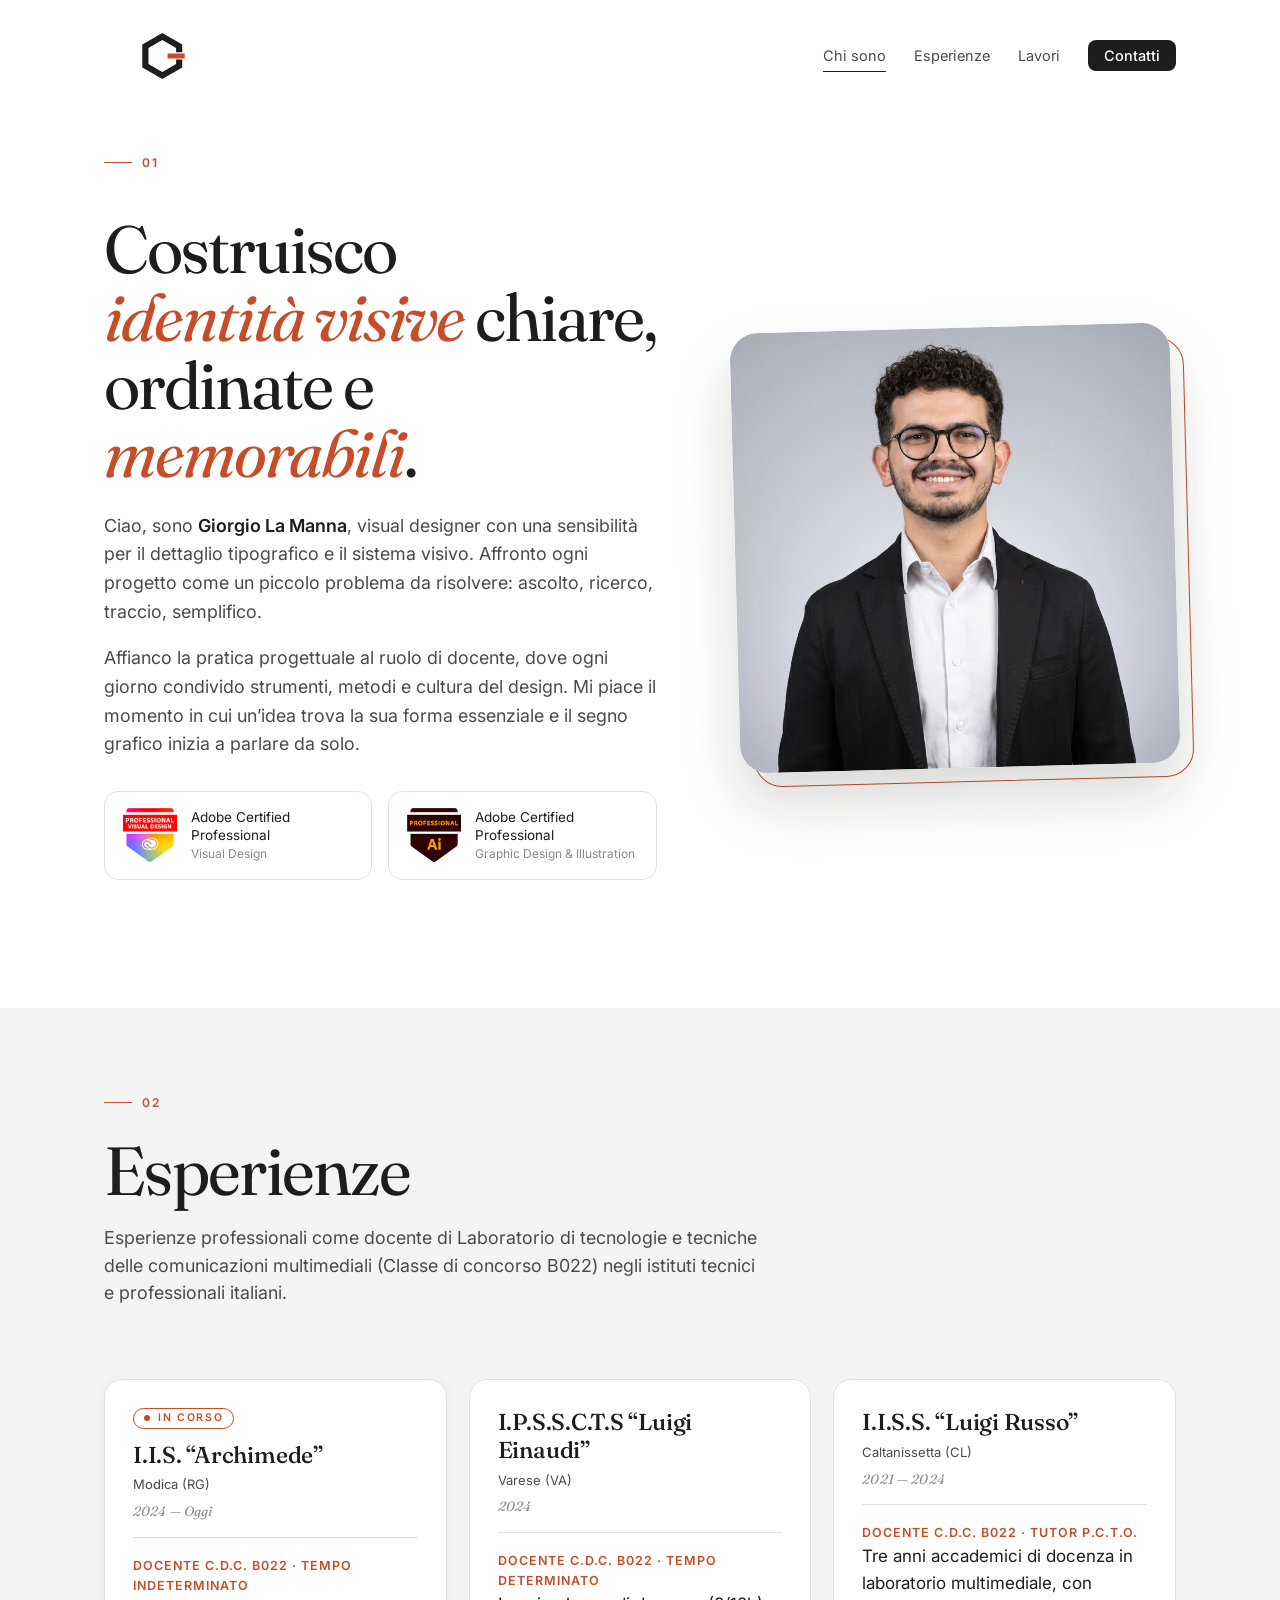
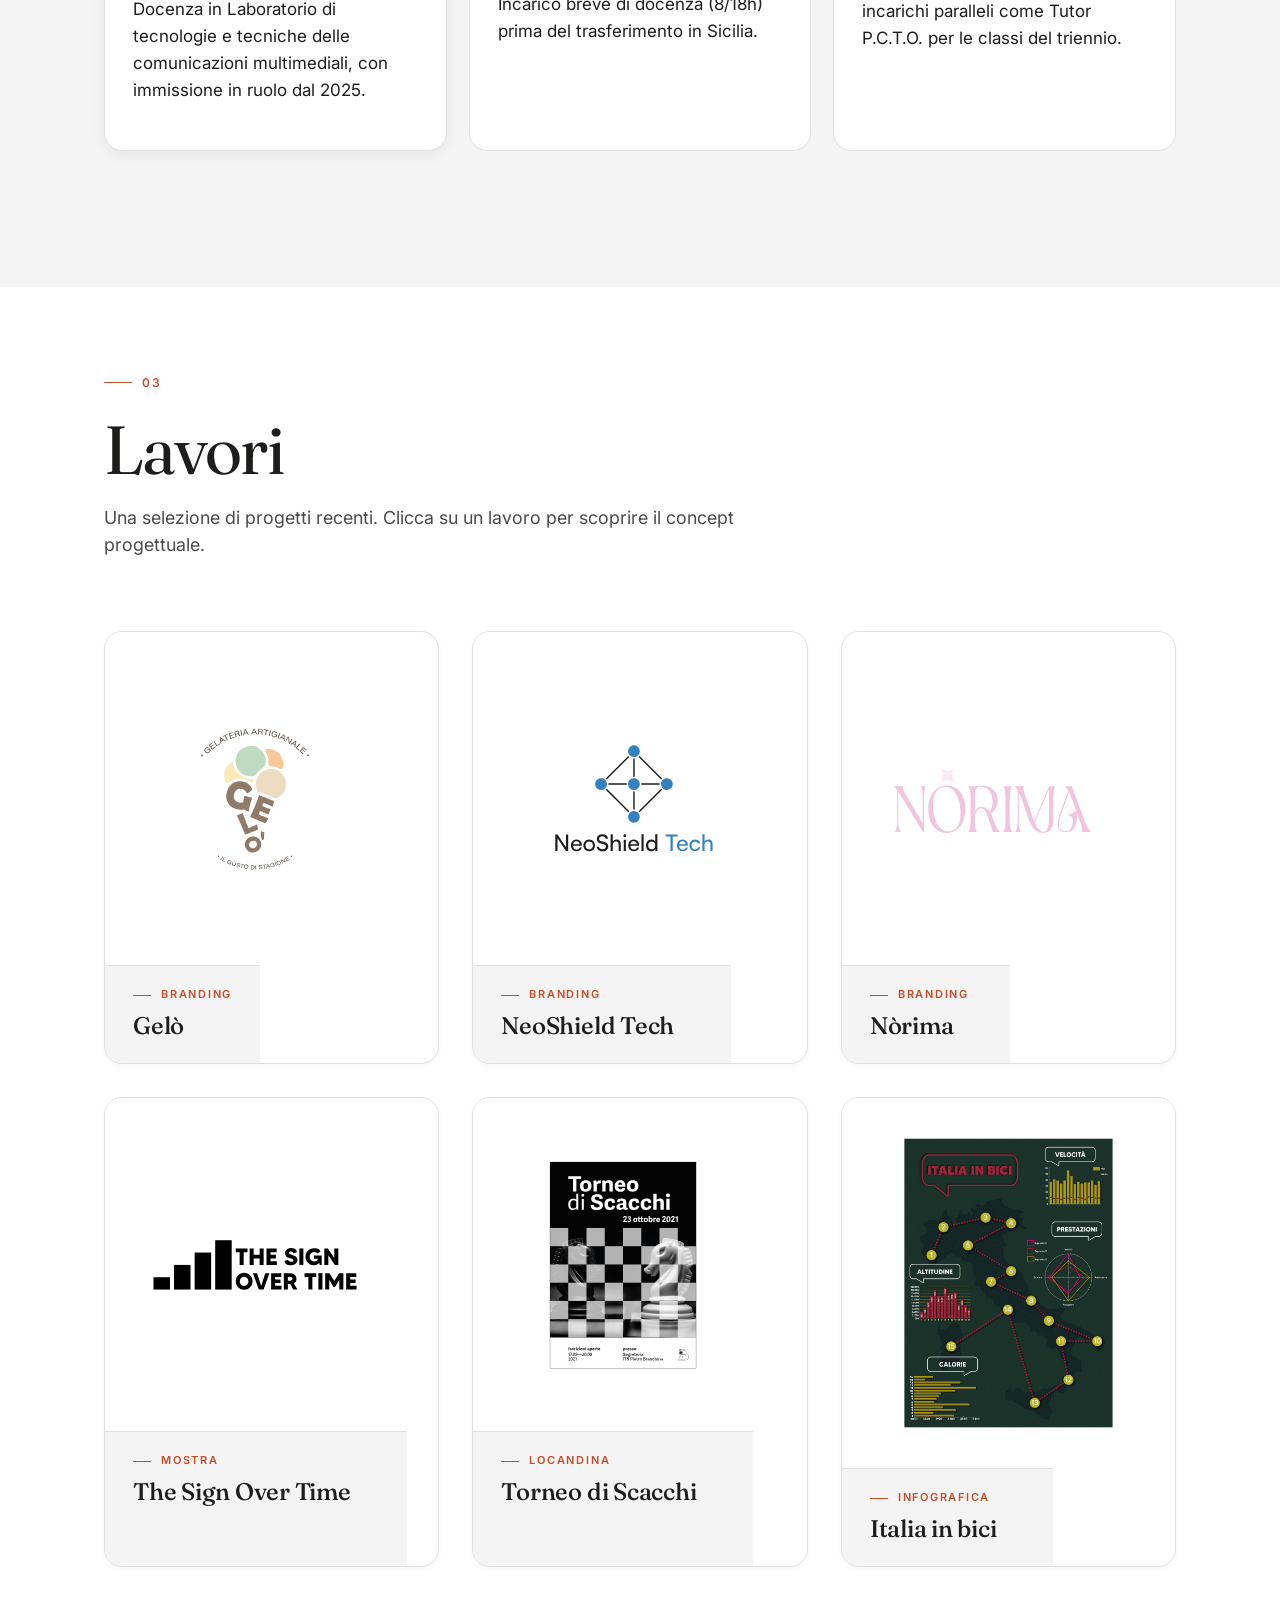
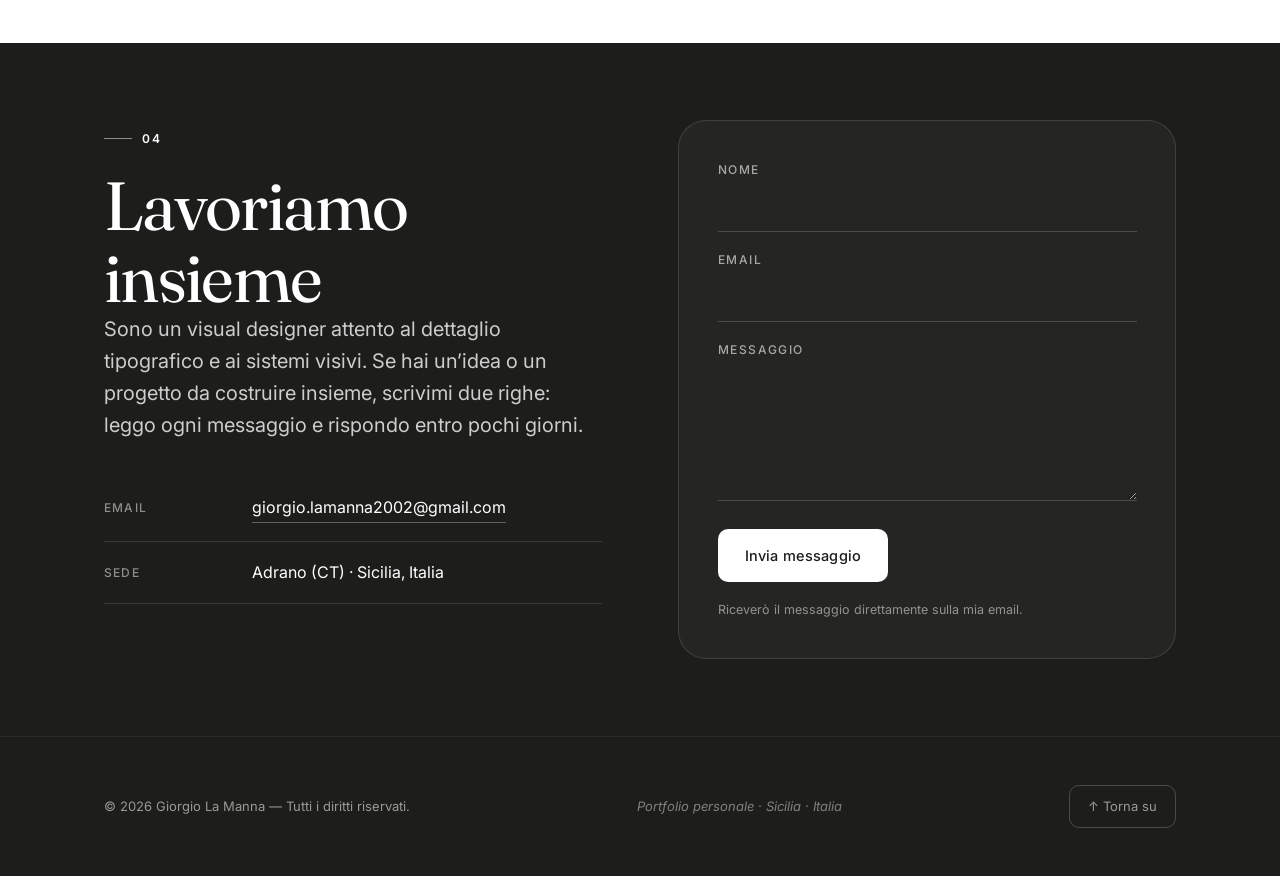
<file: index.html>
<!DOCTYPE html>
<html lang="it">
<head>
  <meta charset="UTF-8" />
  <meta name="viewport" content="width=device-width, initial-scale=1.0" />
  <title>Giorgio La Manna — Visual Designer</title>

  <meta name="description" content="Portfolio di Giorgio La Manna, visual designer e graphic designer in Sicilia. Branding, editoriale, illustrazione, infografica, locandine e identità visiva. Docente di laboratori multimediali (C.D.C. B022)." />
  <meta name="keywords" content="Giorgio La Manna, visual designer, graphic designer, portfolio, branding, logo design, infografica, locandine, Sicilia, Adrano, designer Catania, B022, docente grafica" />
  <meta name="author" content="Giorgio La Manna" />
  <meta name="theme-color" content="#ffffff" />
  <meta name="robots" content="index, follow" />
  <link rel="canonical" href="https://giorgiolamanna.net/" />

  <!-- Open Graph -->
  <meta property="og:type" content="website" />
  <meta property="og:url" content="https://giorgiolamanna.net/" />
  <meta property="og:title" content="Giorgio La Manna — Visual Designer" />
  <meta property="og:description" content="Portfolio personale di Giorgio La Manna. Identità visive, locandine, infografiche e progetti di grafica." />
  <meta property="og:image" content="https://giorgiolamanna.net/assets/img/og-image.jpg?v=2" />
  <meta property="og:image:width" content="1200" />
  <meta property="og:image:height" content="1200" />
  <meta property="og:image:alt" content="Giorgio La Manna — Visual Designer" />
  <meta property="og:locale" content="it_IT" />
  <meta property="og:site_name" content="Giorgio La Manna" />

  <!-- Twitter -->
  <meta name="twitter:card" content="summary_large_image" />
  <meta name="twitter:title" content="Giorgio La Manna — Visual Designer" />

  <!-- Site name esplicito per Google (sostituisce "GitHub") -->
  <script type="application/ld+json">
  {
    "@context": "https://schema.org",
    "@type": "WebSite",
    "name": "Giorgio La Manna",
    "alternateName": "Giorgio La Manna — Visual Designer",
    "url": "https://giorgiolamanna.net/"
  }
  </script>
  <meta name="twitter:description" content="Portfolio personale. Branding, editoriale, illustrazione, infografica." />
  <meta name="twitter:image" content="https://giorgiolamanna.net/assets/img/og-image.jpg?v=2" />

  <!-- JSON-LD strutturato: dati Persona per Google Knowledge Graph -->
  <script type="application/ld+json">
  {
    "@context": "https://schema.org",
    "@type": "Person",
    "name": "Giorgio La Manna",
    "url": "https://giorgiolamanna.net/",
    "image": "https://giorgiolamanna.net/assets/img/og-image.jpg?v=2",
    "jobTitle": "Visual Designer & Graphic Designer",
    "description": "Visual designer e graphic designer specializzato in branding, editoriale, illustrazione e infografica. Docente di Laboratorio di tecnologie e tecniche delle comunicazioni multimediali.",
    "address": {
      "@type": "PostalAddress",
      "addressLocality": "Adrano",
      "addressRegion": "CT",
      "addressCountry": "IT"
    },
    "alumniOf": [
      {
        "@type": "CollegeOrUniversity",
        "name": "Università Unimercatorum",
        "department": "Design del Prodotto e della Moda"
      },
      {
        "@type": "EducationalOrganization",
        "name": "I.T.S. P. Branchina",
        "department": "Grafica e Comunicazione"
      }
    ],
    "knowsAbout": ["Brand Identity", "Logo Design", "Graphic Design", "Typography", "Editorial Design", "Infographics", "Adobe Illustrator", "Adobe Photoshop", "Adobe InDesign"],
    "hasCredential": [
      {
        "@type": "EducationalOccupationalCredential",
        "name": "Adobe Certified Professional in Visual Design"
      },
      {
        "@type": "EducationalOccupationalCredential",
        "name": "Adobe Certified Professional in Graphic Design and Illustration"
      }
    ]
  }
  </script>

  <link rel="preconnect" href="https://fonts.googleapis.com">
  <link rel="preconnect" href="https://fonts.gstatic.com" crossorigin>
  <link href="https://fonts.googleapis.com/css2?family=Fraunces:opsz,wght@9..144,300;9..144,400;9..144,500;9..144,600&family=Inter:wght@300;400;500;600&family=Manrope:wght@500;700;800&display=swap" rel="stylesheet">

  <link rel="stylesheet" href="assets/css/styles.css" />
  <link rel="icon" type="image/png" sizes="32x32" href="assets/img/favicon-32.png">
  <link rel="icon" type="image/png" sizes="192x192" href="assets/img/favicon-192.png">
  <link rel="icon" type="image/png" sizes="512x512" href="assets/img/favicon-512.png">
  <link rel="apple-touch-icon" href="assets/img/favicon-192.png">
</head>
<body>

  <!-- ============== NAVIGAZIONE ============== -->
  <header class="site-header" id="siteHeader">
    <div class="container nav-wrap">
      <a href="#chi-sono" class="brand" aria-label="Giorgio La Manna - Home">
        <img class="brand-logo" src="assets/img/marchio.svg" alt="Marchio personale Giorgio La Manna" />
      </a>

      <nav class="nav" aria-label="Navigazione principale">
        <ul class="nav-list" id="navList">
          <li><a href="#chi-sono">Chi sono</a></li>
          <li><a href="#esperienze">Esperienze</a></li>
          <li><a href="#lavori">Lavori</a></li>
          <li><a href="#contatti" class="nav-cta">Contatti</a></li>
        </ul>
      </nav>

      <button class="nav-toggle" id="navToggle" aria-label="Apri menu" aria-expanded="false" aria-controls="navList">
        <span></span><span></span><span></span>
      </button>
    </div>
  </header>

  <main id="top">

    <!-- ============== CHI SONO (hero unificato) ============== -->
    <section class="hero hero-chisono" id="chi-sono">
      <div class="container">
        <header class="section-head section-head-bare reveal">
          <span class="section-num">01</span>
        </header>

        <div class="hero-grid">
          <div class="hero-text reveal">
            <h1 class="display">
              Costruisco <em>identità visive</em> chiare,<br />
              ordinate e <em>memorabili</em>.
            </h1>
            <p class="lead">
              Ciao, sono <strong>Giorgio La Manna</strong>, visual designer con
              una sensibilità per il dettaglio tipografico e il sistema visivo.
              Affronto ogni progetto come un piccolo problema da risolvere:
              ascolto, ricerco, traccio, semplifico.
            </p>
            <p class="lead">
              Affianco la pratica progettuale al ruolo di docente, dove ogni
              giorno condivido strumenti, metodi e cultura del design.
              Mi piace il momento in cui un’idea trova la sua forma essenziale
              e il segno grafico inizia a parlare da solo.
            </p>
            <div class="badges-row">
              <figure class="badge-cert">
                <img src="assets/badges/adobe-visual-design.png" alt="Adobe Certified Professional in Visual Design" />
                <figcaption>Adobe Certified Professional<br><small>Visual Design</small></figcaption>
              </figure>
              <figure class="badge-cert">
                <img src="assets/badges/adobe-graphic-design.png" alt="Adobe Certified Professional in Graphic Design and Illustration" />
                <figcaption>Adobe Certified Professional<br><small>Graphic Design &amp; Illustration</small></figcaption>
              </figure>
            </div>
          </div>

          <div class="hero-photo reveal">
            <div class="photo-frame">
              <img src="assets/img/foto-personale.jpg"
                   srcset="assets/img/foto-personale-sm.jpg 800w, assets/img/foto-personale.jpg 1200w"
                   sizes="(max-width: 760px) 70vw, 440px"
                   alt="Ritratto di Giorgio La Manna" loading="eager" />
            </div>
          </div>
        </div>
      </div>
    </section>

    <!-- ============== ESPERIENZE ============== -->
    <section class="section section-light" id="esperienze">
      <div class="container">
        <header class="section-head reveal">
          <span class="section-num">02</span>
          <h2 class="section-title">Esperienze</h2>
          <p class="section-sub">Esperienze professionali come docente di Laboratorio di tecnologie e tecniche delle comunicazioni multimediali (Classe di concorso B022) negli istituti tecnici e professionali italiani.</p>
        </header>

        <div class="exp-grid exp-grid-3">

          <article class="exp-card reveal exp-current">
            <div class="exp-head">
              <span class="exp-status">In corso</span>
              <h3>I.I.S. “Archimede”</h3>
              <p class="exp-place">Modica (RG)</p>
              <p class="exp-period">2024 — Oggi</p>
            </div>
            <div class="exp-body">
              <p class="exp-role">Docente C.D.C. B022 · Tempo Indeterminato</p>
              <p>Docenza in Laboratorio di tecnologie e tecniche delle comunicazioni multimediali, con immissione in ruolo dal 2025.</p>
            </div>
          </article>

          <article class="exp-card reveal">
            <div class="exp-head">
              <h3>I.P.S.S.C.T.S “Luigi Einaudi”</h3>
              <p class="exp-place">Varese (VA)</p>
              <p class="exp-period">2024</p>
            </div>
            <div class="exp-body">
              <p class="exp-role">Docente C.D.C. B022 · Tempo Determinato</p>
              <p>Incarico breve di docenza (8/18h) prima del trasferimento in Sicilia.</p>
            </div>
          </article>

          <article class="exp-card reveal">
            <div class="exp-head">
              <h3>I.I.S.S. “Luigi Russo”</h3>
              <p class="exp-place">Caltanissetta (CL)</p>
              <p class="exp-period">2021 — 2024</p>
            </div>
            <div class="exp-body">
              <p class="exp-role">Docente C.D.C. B022 · Tutor P.C.T.O.</p>
              <p>Tre anni accademici di docenza in laboratorio multimediale, con incarichi paralleli come Tutor P.C.T.O. per le classi del triennio.</p>
            </div>
          </article>

        </div>

      </div>
    </section>

    <!-- ============== LAVORI ============== -->
    <section class="section" id="lavori">
      <div class="container">
        <header class="section-head reveal">
          <span class="section-num">03</span>
          <h2 class="section-title">Lavori</h2>
          <p class="section-sub">Una selezione di progetti recenti. Clicca su un lavoro per scoprire il concept progettuale.</p>
        </header>

        <div class="works-grid reveal">

          <!-- WORK 1 — Gelò -->
          <button class="work-tile" type="button"
                  data-img="assets/works/gelo.svg"
                  data-title="Gelò"
                  data-category="Branding · Logo design"
                  data-tags="Identità visiva, Logotipo, Packaging"
                  data-concept="Gelò è una gelateria artigianale che celebra il gusto di stagione attraverso ingredienti locali, ricette semplici e produzione quotidiana. Il marchio trasforma il nome in un cono giocoso e riconoscibile, dove le lettere diventano parte del segno grafico. Le palline color pastello richiamano la varietà dei gusti e il ritmo delle stagioni, mentre il marrone del logotipo trasmette calore, artigianalità e autenticità. Il payoff &quot;Il gusto di stagione&quot; rafforza l'idea di freschezza, rendendo l'identità visiva semplice, gioiosa e adatta a insegna, packaging e comunicazione digitale.">
            <div class="work-tile-img">
              <img src="assets/works/gelo.svg" alt="Logotipo Gelò" loading="lazy" />
            </div>
            <div class="work-tile-info">
              <span class="work-tile-cat">Branding</span>
              <h3 class="work-tile-title">Gelò</h3>
            </div>
          </button>

          <!-- WORK 2 — NeoShield Tech -->
          <button class="work-tile" type="button"
                  data-img="assets/works/neoshield.svg"
                  data-title="NeoShield Tech"
                  data-category="Branding · B2B"
                  data-tags="Marchio, Geometria, Tech"
                  data-concept="NeoShield Tech è una realtà B2B che rende la cybersecurity più accessibile. Il marchio comunica protezione e competenza attraverso una struttura connessa di cinque nodi blu, simbolo dei valori aziendali: affidabilità, chiarezza, prontezza, innovazione concreta e vicinanza al cliente. La geometria richiama rete, controllo e sicurezza, mentre il contrasto nero/blu trasmette professionalità, tecnologia e affidabilità.">
            <div class="work-tile-img">
              <img src="assets/works/neoshield.svg" alt="Logo NeoShield Tech" loading="lazy" />
            </div>
            <div class="work-tile-info">
              <span class="work-tile-cat">Branding</span>
              <h3 class="work-tile-title">NeoShield Tech</h3>
            </div>
          </button>

          <!-- WORK 3 — Nòrima -->
          <button class="work-tile" type="button"
                  data-img="assets/works/norima.svg"
                  data-title="Nòrima"
                  data-category="Branding · Logotipo"
                  data-tags="Cosmesi, Logotipo, Identità raffinata"
                  data-concept="Nòrima è un brand di cosmesi botanica contemporanea che trasforma la cura quotidiana in un rituale elegante, essenziale e raffinato. Il marchio esprime questa identità attraverso un logotipo delicato e armonioso, dalle forme morbide e ricercate, capace di comunicare equilibrio, cura e contemporaneità. Il rosa tenue rafforza la sensazione di benessere, naturalezza e raffinatezza, mentre il segno tipografico distintivo rende il naming memorabile e riconoscibile.">
            <div class="work-tile-img">
              <img src="assets/works/norima.svg" alt="Logotipo Nòrima" loading="lazy" />
            </div>
            <div class="work-tile-info">
              <span class="work-tile-cat">Branding</span>
              <h3 class="work-tile-title">Nòrima</h3>
            </div>
          </button>

          <!-- WORK 4 — The Sign Over Time -->
          <button class="work-tile" type="button"
                  data-img="assets/works/sign-over-time.svg"
                  data-title="The Sign Over Time"
                  data-category="Branding · Mostra · Editoriale"
                  data-tags="Identità mostra, Tipografia, Sistema visivo"
                  data-concept="The Sign Over Time è un marchio pensato per una mostra dedicata all'evoluzione del segno grafico, attraverso l'analisi di dieci brand famosi e della loro trasformazione da illustrazione complessa a marchio essenziale. Il segno a barre crescenti richiama il concetto di crescita, sviluppo e passaggio nel tempo, mentre la tipografia bold comunica forza, chiarezza e impatto visivo. L'identità risulta semplice, diretta e adatta a raccontare il percorso evolutivo del design del logo.">
            <div class="work-tile-img">
              <img src="assets/works/sign-over-time.svg" alt="The Sign Over Time" loading="lazy" />
            </div>
            <div class="work-tile-info">
              <span class="work-tile-cat">Mostra</span>
              <h3 class="work-tile-title">The Sign Over Time</h3>
            </div>
          </button>

          <!-- WORK 5 — Locandina Torneo Scacchi -->
          <button class="work-tile" type="button"
                  data-img="assets/works/locandina-scacchi.svg"
                  data-title="Torneo di Scacchi"
                  data-category="Locandina · Comunicazione"
                  data-tags="Affissione, Bianco / Nero, Scuola"
                  data-concept="La locandina comunica il torneo di scacchi promosso dall'Istituto Pietro Branchina attraverso un linguaggio visivo diretto e d'impatto, pensato per coinvolgere studenti e docenti del territorio etneo. Il contrasto bianco/nero richiama immediatamente l'universo degli scacchi, mentre la scacchiera sovrapposta e i due cavalli contrapposti esprimono i concetti di sfida, incontro e confronto. La composizione unisce ordine, tensione e riconoscibilità visiva, valorizzando l'evento come occasione educativa e competitiva.">
            <div class="work-tile-img is-zoom-up">
              <img src="assets/works/locandina-scacchi.svg" alt="Locandina Torneo di Scacchi" loading="lazy" />
            </div>
            <div class="work-tile-info">
              <span class="work-tile-cat">Locandina</span>
              <h3 class="work-tile-title">Torneo di Scacchi</h3>
            </div>
          </button>

          <!-- WORK 6 — Infografica Italia in bici -->
          <button class="work-tile" type="button"
                  data-img="assets/works/infografica.jpg"
                  data-title="Italia in bici"
                  data-category="Infografica · Data viz · Editoriale"
                  data-tags="Mappa, Data viz, Sport"
                  data-concept="L'infografica Italia in bici racconta il viaggio di una competizione ciclistica attraverso la penisola, unendo territorio, movimento e dati in un'unica narrazione visiva. La mappa dell'Italia diventa l'elemento centrale, attraversata da un percorso a tappe che guida lo sguardo e rende immediata la lettura del tragitto. I grafici laterali approfondiscono le informazioni principali — altitudine, velocità, calorie e prestazioni — trasformando i dati in contenuti chiari e dinamici. L'uso di un fondo scuro con accenti vivaci rafforza il carattere sportivo ed energico dell'elaborato, rendendolo coinvolgente, moderno e facilmente leggibile.">
            <div class="work-tile-img is-zoom-down">
              <img src="assets/works/infografica.jpg" alt="Infografica Italia in bici" loading="lazy" />
            </div>
            <div class="work-tile-info">
              <span class="work-tile-cat">Infografica</span>
              <h3 class="work-tile-title">Italia in bici</h3>
            </div>
          </button>

        </div>
      </div>
    </section>

    <!-- ============== CONTATTI ============== -->
    <section class="section section-dark" id="contatti">
      <div class="container contact-grid">
        <div class="contact-intro reveal">
          <span class="section-num section-num-light">04</span>
          <h2 class="section-title section-title-light">Lavoriamo insieme</h2>
          <p class="contact-lead">
            Sono un visual designer attento al dettaglio tipografico
            e ai sistemi visivi. Se hai un’idea o un progetto da costruire
            insieme, scrivimi due righe: leggo ogni messaggio e rispondo
            entro pochi giorni.
          </p>

          <ul class="contact-list">
            <li>
              <span class="c-label">Email</span>
              <a href="mailto:giorgio.lamanna2002@gmail.com">giorgio.lamanna2002@gmail.com</a>
            </li>
            <li>
              <span class="c-label">Sede</span>
              <span>Adrano (CT) · Sicilia, Italia</span>
            </li>
          </ul>
        </div>

        <form class="contact-form reveal"
              action="https://formsubmit.co/giorgio.lamanna2002@gmail.com"
              method="POST"
              id="contactForm">
          <!-- Configurazione FormSubmit (servizio gratuito senza account) -->
          <input type="hidden" name="_subject" value="Nuovo messaggio dal portfolio" />
          <input type="hidden" name="_template" value="table" />
          <input type="hidden" name="_captcha" value="true" />
          <input type="hidden" name="_next" value="https://giorgiolamanna.net/?inviato=ok" />
          <input type="text" name="_honey" style="display:none" />

          <div class="field">
            <label for="cf-name">Nome</label>
            <input type="text" id="cf-name" name="Nome" required autocomplete="name" />
          </div>
          <div class="field">
            <label for="cf-email">Email</label>
            <input type="email" id="cf-email" name="Email" required autocomplete="email" />
          </div>
          <div class="field">
            <label for="cf-msg">Messaggio</label>
            <textarea id="cf-msg" name="Messaggio" rows="5" required></textarea>
          </div>
          <button type="submit" class="btn btn-on-dark">Invia messaggio</button>
          <p class="form-hint">Riceverò il messaggio direttamente sulla mia email.</p>
        </form>
      </div>
    </section>

  </main>

  <!-- ============== FOOTER ============== -->
  <footer class="site-footer">
    <div class="container footer-wrap">
      <p>© <span id="year"></span> Giorgio La Manna — Tutti i diritti riservati.</p>
      <p class="foot-meta">Portfolio personale · Sicilia · Italia</p>
      <a href="#top" class="back-top" aria-label="Torna su">↑ Torna su</a>
    </div>
  </footer>

  <!-- ============== MODAL LAVORO ============== -->
  <div class="work-modal" id="workModal" role="dialog" aria-modal="true" aria-label="Dettaglio lavoro" hidden>
    <button class="modal-close" id="modalClose" aria-label="Chiudi">×</button>
    <div class="modal-inner">
      <div class="modal-img-wrap">
        <img id="modalImage" alt="" />
      </div>
      <div class="modal-content">
        <span class="modal-cat" id="modalCat"></span>
        <h2 class="modal-title" id="modalTitle"></h2>
        <p class="modal-concept" id="modalConcept"></p>
        <ul class="modal-tags" id="modalTags"></ul>
      </div>
    </div>
  </div>

  <script src="assets/js/main.js"></script>
</body>
</html>
</file>
<file: assets/css/styles.css>
@charset "UTF-8";
/* =========================================================
   Giorgio La Manna — Portfolio
   styles.css
   ========================================================= */

/* ------------ Tokens ------------ */
:root{
  --bg:           #ffffff;     /* bianco puro */
  --bg-alt:       #f4f4f4;     /* grigio chiarissimo per alternanza */
  --bg-dark:      #1d1d1b;     /* nero del marchio */
  --ink:          #1d1d1b;     /* nero del marchio */
  --ink-soft:     #4a4a4a;
  --ink-muted:    #8a8a8a;
  --line:         #e0e0e0;     /* grigio chiaro */
  --line-dark:    #2a2a2a;
  --accent:       #c54d28;     /* rosso del marchio */
  --accent-soft:  #f0d4c8;
  --on-dark:      #ffffff;

  --radius:       18px;
  --radius-lg:    28px;

  --shadow-sm:    0 4px 14px rgba(20,19,15,.06);
  --shadow-md:    0 18px 40px rgba(20,19,15,.10);
  --shadow-lg:    0 30px 60px rgba(20,19,15,.16);

  --serif: "Fraunces", "Georgia", serif;
  --sans:  "Inter", "Helvetica Neue", system-ui, -apple-system, sans-serif;

  --maxw: 1200px;
  --pad:  clamp(20px, 5vw, 64px);

  --t-fast: 220ms ease;
  --t-med:  450ms cubic-bezier(.2,.8,.2,1);
}

/* ------------ Reset / base ------------ */
*,*::before,*::after{box-sizing:border-box}
html{scroll-behavior:smooth; -webkit-text-size-adjust:100%}
body{
  margin:0;
  font-family:var(--sans);
  background:var(--bg);
  color:var(--ink);
  font-size:17px;
  line-height:1.6;
  font-weight:400;
  -webkit-font-smoothing:antialiased;
  text-rendering:optimizeLegibility;
}
img,svg{max-width:100%; display:block}
a{color:inherit; text-decoration:none}
button{font:inherit; cursor:pointer; background:none; border:0; color:inherit}
ul,ol{margin:0; padding:0; list-style:none}
h1,h2,h3,h4{margin:0; font-family:var(--serif); font-weight:500; letter-spacing:-.01em; line-height:1.15}
p{margin:0 0 1em}
:focus-visible{outline:2px solid var(--accent); outline-offset:3px; border-radius:6px}
::selection{background:var(--accent); color:var(--bg)}

/* ------------ Layout ------------ */
.container{ width:100%; max-width:var(--maxw); margin:0 auto; padding-left:var(--pad); padding-right:var(--pad)}
.section{ padding: clamp(48px, 6vw, 88px) 0; position:relative }
.section-light{ background:var(--bg-alt) }
.section-dark{
  background: var(--bg-dark);
  color: var(--on-dark);
  position: relative;
  overflow: hidden;
}
.section-dark::before{
  content: "";
  position: absolute; inset: auto -15% -50% -15%;
  height: 80%;
  background: radial-gradient(60% 50% at 50% 100%, rgba(197,77,40,.20), transparent 70%);
  pointer-events: none;
}
.section-dark > *{ position: relative; z-index: 1 }
.section-dark a{ color:var(--on-dark) }

.section-head{ max-width: 780px; margin-bottom: clamp(48px, 6vw, 72px) }
.section-num{
  display:inline-flex; align-items:center; gap:10px;
  font-family:var(--sans); font-weight:600;
  color:var(--accent); font-size:12px; letter-spacing:.18em;
  text-transform: uppercase;
  margin-bottom: 22px;
}
.section-num::before{
  content:""; width:28px; height:1px; background:var(--accent);
  display: inline-block;
}
.section-num-light{ color: var(--on-dark) }
.section-num-light::before{ background: var(--on-dark); opacity: .5 }
.section-title{
  font-size: clamp(34px, 5.6vw, 68px);
  font-weight: 400; letter-spacing:-.025em;
  line-height: 1.05;
}
.section-title-light{ color:var(--on-dark) }
.section-sub{
  margin-top: 18px;
  color: var(--ink-soft);
  font-size: clamp(16px, 1.4vw, 19px);
  line-height: 1.55;
  max-width: 60ch;
}

/* Two-col layout helper */
.two-col{
  display:grid; gap: clamp(28px, 5vw, 80px);
  grid-template-columns: 1fr 1.6fr;
  align-items:start;
}
.col-label .section-num{ margin-bottom: 10px }
.col-label .section-title{ font-size: clamp(28px, 4vw, 44px) }
.col-body .big{ font-size: clamp(20px, 2vw, 26px); line-height:1.4; color:var(--ink); font-family:var(--serif); font-weight:400; margin-bottom: 22px}
.col-body p{ color:var(--ink-soft); max-width: 60ch }

/* ------------ Header / Nav ------------ */
.site-header{
  position:fixed; top:0; left:0; right:0; z-index:50;
  backdrop-filter: blur(14px) saturate(140%);
  -webkit-backdrop-filter: blur(14px) saturate(140%);
  background: rgba(255,255,255,.6);
  border-bottom: 1px solid transparent;
  transition: background var(--t-fast), border-color var(--t-fast), padding var(--t-fast);
}
.site-header.is-scrolled{
  background: rgba(255,255,255,.92);
  border-bottom-color: var(--line);
}
.nav-wrap{
  display:flex; align-items:center; justify-content:space-between;
  padding-top:14px; padding-bottom:14px;
}
.brand{ display:flex; align-items:center; gap:18px; font-family:var(--serif); font-size:20px; font-weight:500 }
.brand-logo{
  height: 84px; width: auto; display: block;
  transition: transform var(--t-fast);
}
.brand:hover .brand-logo{ transform: scale(1.05) }
.brand-name{ letter-spacing:-.01em; line-height: 1.1 }
@media (max-width: 480px){
  .brand-name{ display: none }
  .brand-logo{ height: 64px }
}

.nav-list{ display:flex; gap:28px; align-items:center }
.nav-list a{
  position:relative; font-size:14.5px; color:var(--ink-soft);
  padding:6px 0; transition: color var(--t-fast);
}
.nav-list a::after{
  content:""; position:absolute; left:0; right:0; bottom:-2px;
  height:1px; background:var(--ink); transform:scaleX(0); transform-origin:left;
  transition: transform var(--t-med);
}
.nav-list a:hover{ color:var(--ink) }
.nav-list a:hover::after,
.nav-list a.is-active::after{ transform:scaleX(1) }
.nav-cta{
  background:var(--ink); color:var(--bg) !important;
  padding:7px 16px !important; border-radius:8px;
  font-weight:500; transition: transform var(--t-fast), background var(--t-fast);
}
.nav-cta::after{ display:none !important }
.nav-cta:hover{ background:var(--accent); transform:translateY(-1px) }

.nav-toggle{
  display:none; width:42px; height:42px; border-radius:10px;
  border:1px solid var(--line); position:relative; padding:0;
}
.nav-toggle span{
  position:absolute; left:10px; right:10px; height:1.5px; background:var(--ink);
  transition: transform var(--t-fast), opacity var(--t-fast), top var(--t-fast);
}
.nav-toggle span:nth-child(1){ top:14px }
.nav-toggle span:nth-child(2){ top:20px }
.nav-toggle span:nth-child(3){ top:26px }
.nav-toggle[aria-expanded="true"] span:nth-child(1){ top:20px; transform:rotate(45deg) }
.nav-toggle[aria-expanded="true"] span:nth-child(2){ opacity:0 }
.nav-toggle[aria-expanded="true"] span:nth-child(3){ top:20px; transform:rotate(-45deg) }

/* ------------ Hero ------------ */
.hero{
  position:relative;
  padding-top: clamp(140px, 16vh, 200px);
  padding-bottom: clamp(80px, 10vw, 140px);
  overflow:hidden;
}
.hero-grid{
  display:grid; gap: clamp(40px, 6vw, 90px);
  grid-template-columns: 1.25fr 1fr;
  align-items:center;
}

/* Hero unificato (Chi sono) — solo numero in alto, poi due colonne */
.hero-chisono .section-head{
  margin-bottom: clamp(28px, 4vw, 44px);
  max-width: none;
}
.section-head-bare .section-num{
  margin-bottom: 0;
}
.hero-chisono .display{
  font-size: clamp(36px, 5.2vw, 72px);
  margin-bottom: 24px;
}
.hero-chisono .lead{
  margin-bottom: 18px;
}
.hero-chisono .lead:last-of-type{
  margin-bottom: 32px;
}
.hero-chisono .badges-row{
  margin-top: 8px;
}
.display{
  font-size: clamp(40px, 6.6vw, 88px);
  line-height: 1.02;
  font-weight: 400;
  letter-spacing:-.03em;
  margin-bottom: 28px;
  color: var(--ink);
}
.display em{
  font-style:italic; font-weight:400;
  color: var(--accent);
  position: relative;
  white-space: nowrap;
}
.lead{
  font-size: clamp(16px, 1.4vw, 19px);
  color:var(--ink-soft);
  max-width: 56ch;
  margin-bottom: 36px;
}
.lead strong{ color:var(--ink); font-weight:600 }

.btn{
  display:inline-flex; align-items:center; gap:10px;
  padding:14px 26px; border-radius:10px;
  font-size:14.5px; font-weight:500; letter-spacing:.01em;
  transition: transform var(--t-fast), background var(--t-fast), color var(--t-fast), border-color var(--t-fast), box-shadow var(--t-fast);
  border:1px solid transparent;
  position: relative;
}
/* Effetto freccia rimosso per evitare problemi di codifica caratteri */
.btn-primary{ background:var(--ink); color:var(--bg) }
.btn-primary:hover{ background:var(--accent); transform:translateY(-1px); box-shadow:var(--shadow-sm) }
.btn-ghost{ border-color:var(--line); color:var(--ink); background: transparent }
.btn-ghost:hover{ border-color:var(--ink); transform:translateY(-1px); background: rgba(255,255,255,.4) }
.btn-on-dark{ background:var(--on-dark); color:var(--ink) }
.btn-on-dark:hover{ background:var(--accent); color:var(--on-dark) }

/* Photo */
.hero-photo{
  position:relative; justify-self:center;
}
.hero-photo::before{
  content: ""; position: absolute;
  inset: 14px -14px -14px 14px;
  border: 1px solid var(--accent);
  border-radius: var(--radius-lg);
  z-index: 0;
  transform: rotate(-1.5deg);
  transition: transform var(--t-med);
}
.hero-photo:hover::before{ transform: rotate(-2.5deg) translate(-2px, 2px) }
.photo-frame{
  position:relative; width: clamp(260px, 36vw, 440px); aspect-ratio: 1/1;
  border-radius: var(--radius-lg);
  overflow:hidden; background:var(--bg-alt);
  box-shadow: var(--shadow-lg);
  transform: rotate(-1.5deg);
  isolation: isolate;
  z-index: 1;
  transition: transform var(--t-med);
}
.hero-photo:hover .photo-frame{ transform: rotate(0deg) }
.photo-frame img{
  width:100%; height:100%; object-fit:cover; object-position: center center;
}
.hero-deco{
  position:absolute; right:-30px; bottom:-30px; width:120px; color:var(--accent);
  opacity:.5;
  animation: spin 30s linear infinite;
}
@keyframes spin{ to{transform: rotate(360deg)} }

/* ------------ Chi sono / badges ------------ */
.badges-row{
  display: grid;
  grid-template-columns: repeat(2, minmax(0, 1fr));
  gap: 16px;
  align-items: stretch;
  margin-top: 32px;
}
.badge-cert{
  display: grid;
  grid-template-columns: 54px 1fr;
  align-items: center;
  gap: 14px;
  margin: 0;
  padding: 16px 18px;
  border: 1px solid var(--line);
  border-radius: 14px;
  background: rgba(255,255,255,.55);
  min-width: 0;
  transition: transform var(--t-fast), border-color var(--t-fast), background var(--t-fast);
}
.badge-cert:hover{
  transform: translateY(-1px);
  border-color: var(--ink-soft);
  background: #ffffff;
}
.badge-cert img{ width: 54px; height: 54px; object-fit: contain }
.badge-cert figcaption{
  font-size: 13.5px;
  line-height: 1.35;
  color: var(--ink);
  min-width: 0;
}
.badge-cert small{
  display: block;
  color: var(--ink-muted);
  font-size: 12px;
  margin-top: 2px;
}

/* ------------ Timeline / Formazione ------------ */
.timeline{
  position:relative;
  margin-left: 14px;
  padding-left: 36px;
  border-left: 1px solid var(--line);
}
.timeline-item{
  position:relative;
  padding: 0 0 40px 0;
}
.timeline-item:last-child{ padding-bottom: 0 }
.timeline-item::before{
  content:""; position:absolute; left:-44px; top:6px;
  width:14px; height:14px; border-radius:50%;
  background:var(--bg); border:2px solid var(--ink);
  transition: background var(--t-fast);
}
.timeline-item:hover::before{ background: var(--accent); border-color: var(--accent) }
.t-date{
  font-size:13px; letter-spacing:.08em; color:var(--ink-muted);
  text-transform:uppercase; margin-bottom:10px; font-weight:500;
}
.t-card{
  background: #ffffff;
  border:1px solid var(--line); border-radius:var(--radius);
  padding: 22px 26px;
  transition: transform var(--t-fast), box-shadow var(--t-fast);
}
.t-card:hover{ transform: translateY(-3px); box-shadow: var(--shadow-sm) }
.t-card h3{ font-size: 22px; margin-bottom: 4px }
.t-meta{ color:var(--ink-muted); font-size:14px; margin-bottom: 10px }
.t-card p{ color:var(--ink-soft); margin:0 }
.t-placeholder{ border-style: dashed; background: transparent }

/* Edu blocks (Istruzione / Formazione / Certificazioni) */
.edu-block{ margin-bottom: clamp(40px, 5vw, 70px) }
.edu-block:last-child{ margin-bottom: 0 }
.block-label{
  display:flex; align-items:center; gap:18px;
  font-family: var(--sans);
  font-size: 12.5px; font-weight: 600;
  text-transform: uppercase; letter-spacing: .14em;
  color: var(--ink-muted);
  margin-bottom: 28px;
}
.block-label::after{
  content:""; flex:1; height:1px; background: var(--line);
}
.block-label span{ flex-shrink:0 }

/* Certificazioni grid */
.cert-grid{
  display: grid; gap: 16px;
  grid-template-columns: repeat(auto-fit, minmax(240px, 1fr));
}
.cert-card{
  background: #ffffff;
  border: 1px solid var(--line);
  border-radius: var(--radius);
  padding: 22px 24px;
  display: flex; flex-direction: column; gap: 8px;
  transition: transform var(--t-fast), box-shadow var(--t-fast), border-color var(--t-fast);
}
.cert-card:hover{
  transform: translateY(-3px);
  box-shadow: var(--shadow-sm);
  border-color: var(--ink);
}
.cert-date{
  font-family: var(--serif); font-style: italic;
  font-size: 13px; color: var(--accent);
  letter-spacing: .02em;
}
.cert-card h4{
  font-family: var(--serif);
  font-size: 18px; font-weight: 500;
  letter-spacing: -.01em; line-height: 1.25;
  margin: 0;
}
.cert-meta{
  font-size: 13px;
  color: var(--ink-muted);
  margin: 0;
}

/* ------------ Esperienze ------------ */
.exp-grid{
  display:grid; gap:22px;
  grid-template-columns: repeat(auto-fit, minmax(280px, 1fr));
  margin-bottom: 60px;
  align-items: stretch;
}

/* Layout 3 colonne (card affiancate) */
.exp-grid-3{
  grid-template-columns: repeat(3, minmax(0, 1fr));
}
@media (max-width: 900px){
  .exp-grid-3{ grid-template-columns: repeat(2, minmax(0, 1fr)) }
}
@media (max-width: 600px){
  .exp-grid-3{ grid-template-columns: 1fr }
}

/* Layout in righe: ogni card occupa l'intera larghezza, contenuto in 2 colonne */
.exp-grid-rows{
  grid-template-columns: 1fr;
  gap: 24px;
}
.exp-grid-rows .exp-card{
  display: grid;
  grid-template-columns: minmax(220px, 280px) 1fr;
  gap: clamp(28px, 5vw, 60px);
  padding: clamp(28px, 3vw, 36px) clamp(28px, 3.5vw, 44px);
}
.exp-grid-rows .exp-head{
  border-bottom: none;
  padding-bottom: 0;
  border-right: 1px solid var(--line);
  padding-right: clamp(20px, 3vw, 30px);
}
.exp-grid-rows .exp-body{
  display: flex; flex-direction: column; gap: 16px;
}
@media (max-width: 760px){
  .exp-grid-rows .exp-card{
    grid-template-columns: 1fr;
    gap: 20px;
    padding: 24px;
  }
  .exp-grid-rows .exp-head{
    border-right: none;
    border-bottom: 1px solid var(--line);
    padding-right: 0;
    padding-bottom: 16px;
  }
}

.exp-card{
  position: relative;
  background: #ffffff;
  border:1px solid var(--line); border-radius: var(--radius);
  padding: 28px;
  display:flex; flex-direction:column; gap:18px;
  transition: transform var(--t-med), box-shadow var(--t-med), border-color var(--t-fast);
}
.exp-card:hover{
  transform: translateY(-2px);
  box-shadow: var(--shadow-sm);
  border-color: var(--ink);
}

/* Card head: titolo + luogo + periodo impilati */
.exp-head{
  display:flex; flex-direction:column; gap:6px;
  padding-bottom: 14px;
  border-bottom: 1px solid var(--line);
}
.exp-head h3{
  font-size: clamp(18px, 1.8vw, 24px);
  line-height: 1.2;
  letter-spacing: -.01em;
  margin: 0;
}
.exp-place{
  margin: 0;
  font-size: 13px;
  color: var(--ink-soft);
}
.exp-period{
  margin: 0;
  font-family: var(--serif); font-style: italic;
  font-size: 13.5px; color: var(--ink-muted);
  letter-spacing: .01em;
}
.exp-role{
  margin: 0;
  font-size: 12.5px; font-weight: 600; letter-spacing: .08em;
  text-transform: uppercase;
  color: var(--accent);
}
.exp-card > p{
  color: var(--ink-soft);
  font-size: 14.5px;
  line-height: 1.55;
  margin: 0;
}

/* Status badge "In corso" - pillola minimal, allineata sopra al titolo */
.exp-status{
  align-self: flex-start;
  display: inline-flex; align-items: center; gap: 8px;
  font-family: var(--sans);
  font-size: 10.5px; font-weight: 600;
  letter-spacing: .16em; text-transform: uppercase;
  color: var(--accent);
  background: transparent;
  border: 1px solid var(--accent);
  padding: 4px 10px; border-radius: 999px;
  margin: 0 0 6px 0;
  line-height: 1;
}
.exp-status::before{
  content: "";
  width: 6px; height: 6px; border-radius: 50%;
  background: var(--accent);
  flex-shrink: 0;
}
.exp-current{
  background: #ffffff;
  box-shadow: var(--shadow-sm);
}

/* Stacked tags for incarichi (lista verticale) */
.exp-tags-stack{
  display: flex; flex-direction: column; gap: 0;
  margin: 4px 0 0 0; padding: 18px 0 0 0;
  border-top: 1px dashed var(--line);
  list-style: none;
}
.exp-tags-stack li{
  display: flex; align-items: baseline; gap: 14px;
  padding: 9px 0;
  font-size: 13px; color: var(--ink);
  border-bottom: 1px solid var(--line);
}
.exp-tags-stack li:last-child{ border-bottom: none; padding-bottom: 0 }
.exp-tags-stack li span{
  flex-shrink: 0;
  width: 120px;
  font-family: var(--serif); font-style: italic;
  font-size: 12px; color: var(--ink-muted);
}
.exp-placeholder{ border-style: dashed; background: transparent }
@media (max-width: 480px){
  .exp-tags-stack li{ flex-direction: column; gap: 2px; padding: 8px 0 }
  .exp-tags-stack li span{ width: auto }
}

/* ------------ Lavori — griglia a scacchiera ------------ */
.works-grid{
  display: grid;
  grid-template-columns: repeat(3, 1fr);
  gap: clamp(24px, 2.6vw, 36px);
}
@media (max-width: 900px){
  .works-grid{ grid-template-columns: repeat(2, 1fr) }
}
@media (max-width: 540px){
  .works-grid{ grid-template-columns: 1fr }
}

.work-tile{
  position: relative;
  display: flex;
  flex-direction: column;
  width: 100%;
  padding: 0;
  border: 1px solid var(--line);
  border-radius: var(--radius);
  background: #ffffff;
  overflow: hidden;
  cursor: pointer;
  text-align: left;
  font-family: inherit;
  transition: transform var(--t-med), box-shadow var(--t-med), border-color var(--t-fast);
  box-shadow: 0 2px 6px rgba(20,19,15,.04);
}
.work-tile:hover{
  transform: translateY(-3px);
  box-shadow: var(--shadow-md);
  border-color: var(--ink);
}
.work-tile:focus-visible{
  outline: 2px solid var(--accent);
  outline-offset: 4px;
}
.work-tile-img{
  position: relative;
  aspect-ratio: 9/10;
  background: #ffffff;
  display: flex; align-items: center; justify-content: center;
  padding: 0;
  overflow: hidden;
}
.work-tile-img img{
  width: 100%; height: 100%;
  object-fit: contain;
  object-position: center center;
  transform: scale(1.18);
  transition: transform var(--t-med);
}
.work-tile:hover .work-tile-img img{ transform: scale(1.21) }

/* Modifier per casi specifici: SVG con whitespace o JPG già pieno */
.work-tile-img.is-zoom-up img{ transform: scale(1.42) }
.work-tile:hover .work-tile-img.is-zoom-up img{ transform: scale(1.46) }
.work-tile-img.is-zoom-down img{ transform: scale(0.78) }
.work-tile:hover .work-tile-img.is-zoom-down img{ transform: scale(0.81) }
.work-tile-img::after{
  content: "";
  position: absolute; inset: 0;
  background: linear-gradient(180deg, rgba(28,33,30,0) 60%, rgba(28,33,30,.06) 100%);
  opacity: 0;
  transition: opacity var(--t-med);
  pointer-events: none;
}
.work-tile:hover .work-tile-img::after{ opacity: 1 }
.work-tile-info{
  padding: 20px clamp(22px, 3vw, 28px) 22px;
  border-top: 1px solid var(--line);
  background: var(--bg-alt);
  display: flex;
  flex-direction: column;
  gap: 8px;
  flex: 1;
  transition: background var(--t-fast);
}
.work-tile-cat{
  display: inline-flex; align-items: center; gap: 10px;
  font-size: 11px; letter-spacing: .16em;
  text-transform: uppercase;
  color: var(--accent);
  font-weight: 600;
  margin: 0;
}
.work-tile-cat::before{
  content: ""; width: 18px; height: 1px;
  background: var(--accent);
  display: inline-block;
  transition: width var(--t-med);
}
.work-tile:hover .work-tile-cat::before{ width: 24px }
.work-tile-title{
  font-family: var(--serif);
  font-size: clamp(20px, 2vw, 24px);
  font-weight: 500;
  letter-spacing: -.01em;
  line-height: 1.2;
  margin: 0;
  color: var(--ink);
  display: flex; align-items: baseline; justify-content: space-between;
  gap: 12px;
  transition: color var(--t-fast);
}
.work-tile-title::after{
  content: "→";
  font-family: var(--sans);
  font-size: 18px;
  font-weight: 400;
  color: var(--ink-muted);
  transform: translateX(-8px);
  opacity: 0;
  transition: transform var(--t-med), opacity var(--t-med), color var(--t-fast);
  flex-shrink: 0;
}
.work-tile:hover .work-tile-title{ color: var(--accent) }
.work-tile:hover .work-tile-title::after{
  opacity: 1;
  transform: translateX(0);
  color: var(--accent);
}

/* ------------ Modal lavoro (concept) ------------ */
.work-modal{
  position: fixed; inset: 0; z-index: 100;
  background: rgba(15,17,15,.92);
  display: flex; align-items: center; justify-content: center;
  padding: clamp(20px, 4vw, 60px);
  opacity: 0; pointer-events: none;
  overflow-y: auto;
  transition: opacity .35s ease;
  backdrop-filter: blur(8px);
}
.work-modal[hidden]{ display: none }
.work-modal.is-open{ opacity: 1; pointer-events: auto }
.modal-inner{
  display: grid;
  grid-template-columns: 1fr 1.25fr;
  gap: 0;
  background: var(--bg);
  border-radius: var(--radius-lg);
  overflow: hidden;
  max-width: 1100px; width: 100%;
  max-height: 90vh;
  box-shadow: var(--shadow-lg);
}
.modal-img-wrap{
  background: #ffffff;
  display: flex; align-items: center; justify-content: center;
  padding: clamp(28px, 3.5vw, 52px);
  overflow: hidden;
  border-right: 1px solid var(--line);
}
.modal-img-wrap img{
  max-width: 100%; max-height: 100%;
  width: auto; height: auto;
  object-fit: contain;
  transform: scale(1.45);
  transition: transform var(--t-fast);
}
/* Per le foto (JPG) — già piene, non serve zoom */
.modal-img-wrap.is-photo img{ transform: scale(1) }
.modal-img-wrap.is-photo{ padding: clamp(28px, 3vw, 40px) }
.modal-content{
  padding: clamp(28px, 4vw, 48px);
  overflow-y: auto;
  display: flex; flex-direction: column;
  background: var(--bg);
}
.modal-cat{
  font-size: 11.5px; letter-spacing: .14em;
  text-transform: uppercase;
  color: var(--accent);
  font-weight: 600;
  margin-bottom: 12px;
}
.modal-title{
  font-family: var(--serif);
  font-size: clamp(28px, 3.4vw, 40px);
  font-weight: 400;
  letter-spacing: -.02em;
  line-height: 1.1;
  margin: 0 0 22px;
}
.modal-concept{
  color: var(--ink-soft);
  font-size: 15.5px;
  line-height: 1.7;
  margin: 0;
}
.modal-tags{
  display: flex; flex-wrap: wrap; gap: 8px;
  margin-top: 28px; padding-top: 24px;
  border-top: 1px solid var(--line);
}
.modal-tags li{
  font-size: 11.5px;
  padding: 5px 12px; border-radius: 999px;
  border: 1px solid var(--line);
  color: var(--ink-soft);
  background: rgba(255,255,255,.4);
}
.modal-close{
  position: fixed; top: 24px; right: 24px;
  width: 48px; height: 48px; border-radius: 50%;
  background: rgba(244,241,232,.12); color: var(--on-dark);
  font-size: 26px; line-height: 1;
  display: flex; align-items: center; justify-content: center;
  transition: background var(--t-fast), transform var(--t-fast);
  z-index: 101;
  border: none;
}
.modal-close:hover{
  background: var(--accent);
  transform: rotate(90deg);
}
@media (max-width: 760px){
  /* Modale full-screen su mobile per usabilità ottimale */
  .work-modal{
    padding: 0;
    align-items: stretch;
    justify-content: stretch;
  }
  .modal-inner{
    grid-template-columns: 1fr;
    max-height: 100vh;
    height: 100vh;
    width: 100%;
    max-width: 100%;
    border-radius: 0;
    overflow-y: auto;
    grid-template-rows: auto 1fr;
  }
  .modal-img-wrap{
    aspect-ratio: auto;
    max-height: 42vh;
    padding: 24px 20px;
    border-bottom: 1px solid var(--line);
  }
  .modal-content{
    padding: 26px 22px 32px;
    overflow-y: visible;
  }
  .modal-title{
    font-size: 26px;
    margin: 0 0 16px;
  }
  .modal-concept{
    font-size: 15px;
    line-height: 1.6;
  }
  .modal-tags{
    margin-top: 22px; padding-top: 18px;
  }
  /* X più visibile e cliccabile, sempre in vista */
  .modal-close{
    top: 14px; right: 14px;
    width: 44px; height: 44px;
    background: rgba(28,33,30,.85);
    color: var(--bg);
    backdrop-filter: blur(8px);
    box-shadow: 0 2px 12px rgba(0,0,0,.25);
  }
}

/* ------------ Contatti ------------ */
.contact-grid{
  display:grid; gap: clamp(40px, 6vw, 80px);
  grid-template-columns: 1fr 1fr;
  align-items:start;
}
.contact-lead{
  font-size: clamp(17px, 1.6vw, 20px);
  color: rgba(255,255,255,.78);
  max-width: 50ch;
  margin-bottom: 36px;
}
.contact-list{ margin-bottom: 32px }
.contact-list li{
  display:flex; gap:18px; padding:18px 0;
  border-bottom:1px solid rgba(255,255,255,.12);
  font-size:16px;
}
.c-label{
  flex-shrink:0; width:130px;
  font-size:12px; letter-spacing:.1em; text-transform:uppercase;
  color: rgba(255,255,255,.5); font-weight:500;
  padding-top:3px;
}
.contact-list a{
  color:var(--on-dark); border-bottom:1px solid rgba(255,255,255,.3);
  padding-bottom:1px; transition: border-color var(--t-fast), color var(--t-fast);
}
.contact-list a:hover{ color:var(--accent); border-bottom-color: var(--accent) }
.socials{ display:flex; flex-wrap:wrap; gap:10px }
.socials a{
  font-size:13.5px; padding:10px 16px; border-radius:999px;
  border:1px solid rgba(255,255,255,.2);
  transition: all var(--t-fast);
}
.socials a:hover{ background:var(--accent); border-color:var(--accent) }

.contact-form{
  background: rgba(255,255,255,.04);
  border:1px solid rgba(255,255,255,.12);
  border-radius: var(--radius-lg);
  padding: clamp(24px, 3vw, 40px);
  display:flex; flex-direction:column; gap:18px;
}
.field{ display:flex; flex-direction:column; gap:8px }
.field label{
  font-size:12px; letter-spacing:.12em; text-transform:uppercase;
  color: rgba(255,255,255,.6); font-weight:500;
}
.field input, .field textarea{
  font:inherit; font-size:15px; color:var(--on-dark);
  background:transparent; border:none;
  border-bottom: 1px solid rgba(255,255,255,.18);
  padding: 10px 0;
  transition: border-color var(--t-fast);
}
.field input:focus, .field textarea:focus{
  border-bottom-color: var(--accent); outline:none;
}
.field textarea{ resize:vertical; min-height: 90px; line-height:1.5 }
.contact-form .btn{ align-self: flex-start; margin-top: 10px }
.form-hint{ font-size:12.5px; color: rgba(255,255,255,.5); margin:0 }

/* ------------ Footer ------------ */
.site-footer{
  padding: 48px 0; background:var(--bg-dark); color: rgba(255,255,255,.55);
  border-top: 1px solid rgba(255,255,255,.06);
}
.footer-wrap{
  display:flex; flex-wrap:wrap; gap:18px; justify-content:space-between; align-items:center;
  font-size:13px;
}
.footer-wrap p{ margin:0 }
.foot-meta{ font-style:italic; opacity: .8 }
.back-top{
  display:inline-flex; align-items:center; gap:8px;
  font-size:13px; padding:10px 18px;
  border:1px solid rgba(255,255,255,.2); border-radius:10px;
  transition: all var(--t-fast);
}
.back-top:hover{
  background:var(--accent); border-color:var(--accent); color:var(--on-dark);
  transform: translateY(-1px);
}

/* ------------ Lightbox ------------ */
.lightbox{
  position:fixed; inset:0; z-index:100;
  background: rgba(15,14,11,.92);
  display:flex; align-items:center; justify-content:center;
  padding: clamp(20px, 4vw, 60px);
  opacity:0; pointer-events:none;
  transition: opacity .3s ease;
}
.lightbox[hidden]{ display:none }
.lightbox.is-open{ opacity:1; pointer-events:auto }
.lb-figure{
  margin:0; max-width: 1100px; max-height: 90vh;
  display:flex; flex-direction:column; gap:14px; align-items:center;
  width:100%;
}
.lb-figure img{
  max-width:100%; max-height: 80vh; width:auto; height:auto;
  background:var(--bg); padding: clamp(20px, 3vw, 50px);
  border-radius: var(--radius);
  box-shadow: var(--shadow-lg);
}
.lb-figure figcaption{
  color: rgba(255,255,255,.8); font-size:14px; letter-spacing:.04em;
}
.lb-close{
  position:absolute; top:20px; right:24px;
  width:46px; height:46px; border-radius:50%;
  background: rgba(255,255,255,.1); color:var(--on-dark);
  font-size:26px; line-height:1;
  display:flex; align-items:center; justify-content:center;
  transition: background var(--t-fast), transform var(--t-fast);
}
.lb-close:hover{ background:var(--accent); transform: rotate(90deg) }

/* ------------ Reveal animations ------------ */
.reveal{
  opacity:0; transform: translateY(28px);
  transition: opacity .9s ease, transform .9s cubic-bezier(.2,.8,.2,1);
}
.reveal.is-visible{ opacity:1; transform: translateY(0) }
@media (prefers-reduced-motion: reduce){
  *,*::before,*::after{
    animation-duration: 0.001ms !important;
    animation-iteration-count: 1 !important;
    transition-duration: 0.001ms !important;
    scroll-behavior: auto !important;
  }
  .reveal{ opacity:1; transform:none }
}

/* ------------ Responsive ------------ */
@media (max-width: 980px){
  .hero-grid{ grid-template-columns: 1fr; text-align: left }
  .hero-photo{ order:-1; margin-bottom: 20px }
  .photo-frame{ width: min(70vw, 360px); margin: 0 auto }
  .two-col{ grid-template-columns: 1fr; gap: 24px }
  .work, .work-reverse{ grid-template-columns: 1fr; direction:ltr }
  .work-reverse > *{ direction:ltr }
  .contact-grid{ grid-template-columns: 1fr }
  .nav{ display:none }
  .nav-toggle{ display:block }

  /* Menu mobile: l'header diventa fullscreen quando il menu è aperto.
     Indispensabile perché il backdrop-filter sull'header creerebbe
     altrimenti un containing block che rompe il position:fixed del menu. */
  .site-header.is-menu-open{
    bottom: 0;
    background: var(--bg);
    backdrop-filter: none;
    -webkit-backdrop-filter: none;
    border-bottom: none;
    overflow-y: auto;
  }
  .site-header.is-menu-open .nav-wrap{
    flex-direction: column;
    align-items: flex-start;
    justify-content: flex-start;
    padding-top: 18px;
    padding-bottom: 50px;
    gap: 0;
    min-height: 100vh;
  }
  .site-header.is-menu-open .brand{
    margin-bottom: 8px;
  }
  .site-header.is-menu-open .nav-toggle{
    position: absolute;
    top: 14px;
    right: var(--pad);
  }

  .nav.is-open{
    display: block;
    width: 100%;
    margin-top: 40px;
  }
  .nav.is-open .nav-list{
    flex-direction: column; align-items: flex-start; gap: 4px;
  }
  .nav.is-open .nav-list a{
    font-family: var(--serif); font-size: 32px; padding: 12px 0;
    color: var(--ink);
  }
  .nav.is-open .nav-list a::after{ display:none }
  .nav.is-open .nav-cta{
    display: inline-block;
    margin-top: 16px; font-family: var(--sans); font-size:14px;
    padding: 8px 18px !important;
    border-radius: 8px;
  }
}
@media (max-width: 600px){
  body{ font-size: 16px }
  .hero{ padding-top: 110px }
  .display{ font-size: 38px }
  .section-title{ font-size: 32px }
  .section{ padding: 70px 0 }
  .timeline{ padding-left: 28px; margin-left: 8px }
  .timeline-item::before{ left:-36px }
  .badges-row{ gap: 12px }
  .badge-cert{ padding: 12px 14px }
  .c-label{ width: 100px; font-size: 11px }
  .contact-list li{ flex-direction: column; gap: 4px }
  .footer-wrap{ flex-direction: column; align-items: flex-start; gap:8px }
}
</file>
